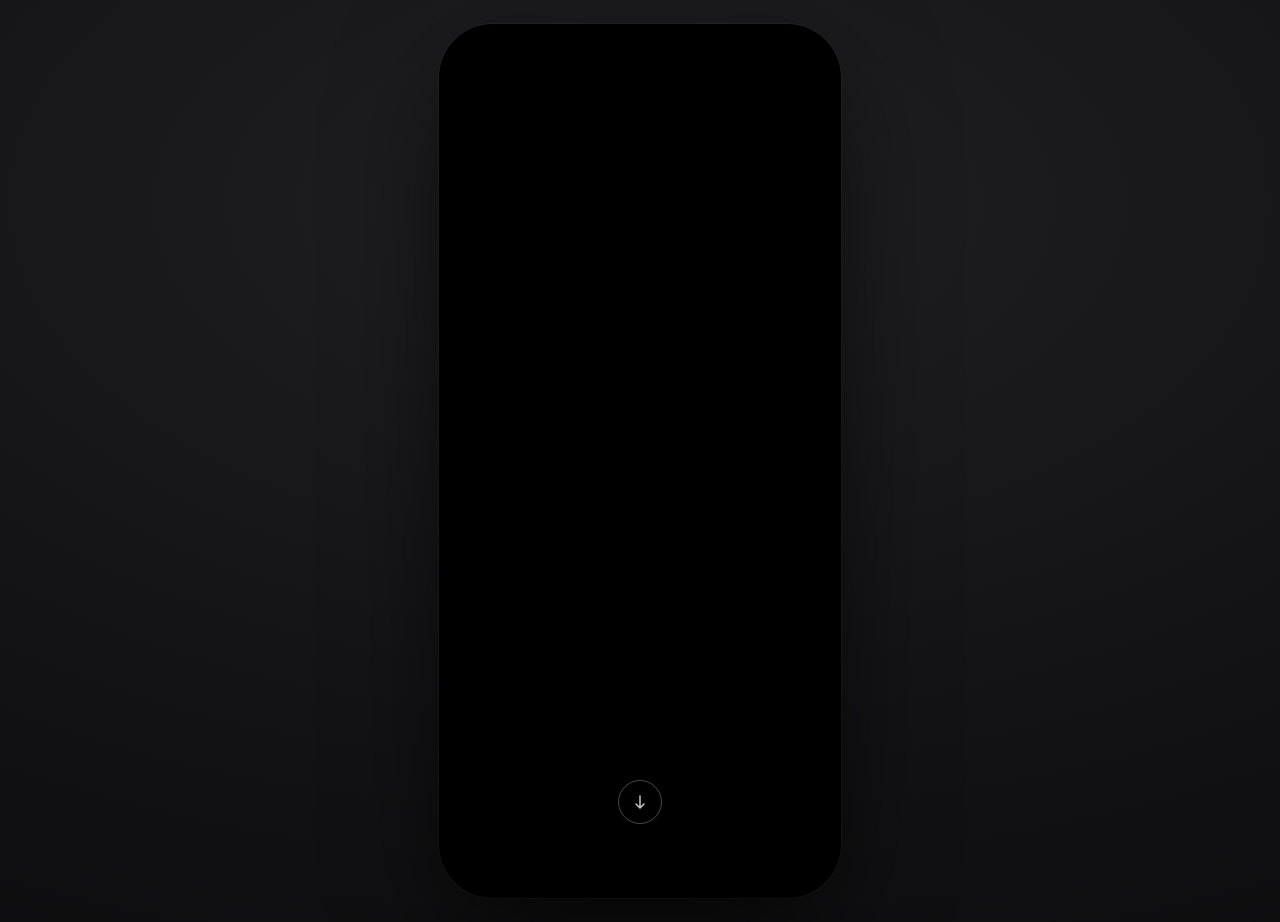
<file: mysun/index.html>
<!doctype html>
<html lang="ru" style="background:#000">
<head>
<meta charset="utf-8">
<meta name="viewport" content="width=device-width, initial-scale=1">
<title>mysun — State01</title>
<style>
@font-face{font-family:"Libertinus Serif";font-style:normal;font-weight:400;font-display:swap;src:url([data-uri]) format("woff2")}
@font-face{font-family:"Libertinus Serif";font-style:italic;font-weight:400;font-display:swap;src:url([data-uri]) format("woff2")}
  @font-face{
    font-family:"Inter";font-style:normal;font-display:swap;font-weight:100 900;
    src:url("./fonts/inter-cyrillic-wght-normal.woff2") format("woff2-variations");
    unicode-range:U+0301,U+0400-045F,U+0490-0491,U+04B0-04B1,U+2116;
  }
  @font-face{
    font-family:"Inter";font-style:normal;font-display:swap;font-weight:100 900;
    src:url("./fonts/inter-latin-wght-normal.woff2") format("woff2-variations");
    unicode-range:U+0000-00FF,U+0131,U+0152-0153,U+02BB-02BC,U+02C6,U+02DA,U+02DC,U+0304,U+0308,U+0329,U+2000-206F,U+20AC,U+2122,U+2191,U+2193,U+2212,U+2215,U+FEFF,U+FFFD;
  }
  :root{
    /* warm-amber light — clean amber → deep orange, bright pooled at bottom (per Figma) */
    --core:#FFF6E4; --c1:#FFE1A6; --c2:#FDB84F; --c3:#F58A1E; --c4:#D65A0C; --c5:#9c4207; --top:#5a2103;
    --halo:rgba(255,150,50,.45);
    --serif:"Libertinus Serif","Times New Roman",Georgia,"Iowan Old Style",serif;
    --sans:"Inter",-apple-system,BlinkMacSystemFont,"SF Pro Display","Segoe UI",system-ui,sans-serif;
  }
  *{box-sizing:border-box;margin:0;padding:0}
  .page{
    min-height:100vh;display:flex;align-items:center;justify-content:center;
    background:#0c0a09;padding:24px;
    -webkit-font-smoothing:antialiased;text-rendering:optimizeLegibility;
  }
  /* ---- phone frame : iPhone 17, 402 x 874 ---- */
  .frame{
    position:relative;width:402px;height:874px;flex:0 0 auto;
    border-radius:54px;overflow:hidden;
    background:linear-gradient(204.7deg,#130b07 0%,#26140d 100%);
    box-shadow:0 40px 120px -20px rgba(0,0,0,.8),0 0 0 1px rgba(255,255,255,.04);
    color:#fff;font-family:var(--sans);isolation:isolate;
  }
  /* subtle starfield + upper warm glow */
  .frame::before{
    content:"";position:absolute;inset:0;pointer-events:none;z-index:0;
    background:
      radial-gradient(120% 70% at 72% -8%, rgba(255,150,60,.20), rgba(255,150,60,0) 60%),
      radial-gradient(1px 1px at 18% 84%, rgba(255,255,255,.5), transparent),
      radial-gradient(1px 1px at 62% 12%, rgba(255,255,255,.35), transparent),
      radial-gradient(1.2px 1.2px at 84% 46%, rgba(255,255,255,.4), transparent),
      radial-gradient(1px 1px at 30% 30%, rgba(255,255,255,.28), transparent),
      radial-gradient(1px 1px at 46% 70%, rgba(255,255,255,.3), transparent),
      radial-gradient(1px 1px at 8% 52%, rgba(255,255,255,.22), transparent),
      radial-gradient(1.3px 1.3px at 90% 78%, rgba(255,255,255,.3), transparent),
      radial-gradient(1px 1px at 74% 62%, rgba(255,255,255,.25), transparent);
  }

  /* ---- status bar ---- */
  .statusbar{position:absolute;top:0;left:0;right:0;height:54px;z-index:5;
    display:flex;align-items:center;justify-content:space-between;
    padding:18px 32px 0;font-weight:600;font-size:16px;letter-spacing:.2px}
  .statusbar .glyphs{display:flex;align-items:center;gap:7px}
  .statusbar svg{display:block}

  /* ---- layout stage ---- */
  .stage{position:absolute;left:16px;top:66px;width:370px;height:783px;z-index:3;
    display:flex;flex-direction:column;gap:32px}
  .col{display:flex;flex-direction:column;justify-content:space-between;height:687px}

  /* header */
  .header{display:flex;flex-direction:column;gap:32px}
  .topbar{display:flex;align-items:center;justify-content:space-between}
  .gbtn{display:flex;align-items:center;justify-content:center;
    background:rgba(255,255,255,.1);border:1px solid rgba(255,255,255,.1);
    backdrop-filter:blur(5px);-webkit-backdrop-filter:blur(5px);border-radius:999px;
    cursor:pointer;transition:transform .15s ease,background .25s ease}
  .gbtn.back,.gbtn.gear{width:40px;height:40px}
  .gbtn svg{display:block}
  .wordmark{font-family:var(--serif);font-style:normal;font-size:23px;
    letter-spacing:.3px;color:#fff;line-height:1;user-select:none}
  .wordmark .wm-roman{font-style:normal}
  .wordmark .wm-italic{font-style:italic}

  /* switcher (.tabs/.tabs-track/.tab/.tab-pill) стилизуется в motion.css */
  .tab{border:none;font-family:var(--sans)}

  /* main : sphere + description */
  .main{display:flex;flex-direction:column;gap:32px;align-items:center}

  .sun-stage{position:relative;width:241px;height:241px;display:grid;place-items:center}
  .sun-halo{position:absolute;width:352px;height:352px;border-radius:50%;
    background:radial-gradient(closest-side,var(--halo),rgba(255,150,50,0) 70%);
    filter:blur(6px);z-index:0;animation:breathe 7s ease-in-out infinite}

  .sun{position:relative;width:241px;height:241px;border-radius:50%;z-index:1;
    box-shadow:0 26px 60px -12px rgba(255,110,20,.35), 0 0 0 1px rgba(255,255,255,.06)}

  /* inner living light — bright pooled toward the bottom (per Figma ellipses) */
  .sun-light{position:absolute;inset:0;border-radius:50%;overflow:hidden;
    background:radial-gradient(140% 110% at 50% 116%,
      var(--core) 0%, var(--c1) 13%, var(--c2) 27%, var(--c3) 41%,
      var(--c4) 57%, var(--c5) 79%, var(--top) 100%)}
  .plasma{position:absolute;border-radius:50%;mix-blend-mode:screen;filter:blur(16px);opacity:.75}
  .plasma.a{width:150px;height:120px;left:26%;top:54%;
    background:radial-gradient(closest-side,rgba(255,214,140,.9),transparent);
    animation:drift1 9s ease-in-out infinite}
  .plasma.b{width:120px;height:110px;left:48%;top:42%;
    background:radial-gradient(closest-side,rgba(255,120,30,.7),transparent);
    animation:drift2 11s ease-in-out infinite}

  /* rim / reflections read as glass */
  .rimlight{position:absolute;inset:0;border-radius:50%;pointer-events:none;z-index:1;
    background:
      radial-gradient(70% 34% at 50% 1%, rgba(200,222,255,.22), transparent 60%),
      radial-gradient(120% 120% at 30% 22%,rgba(255,255,255,.16),transparent 30%),
      radial-gradient(90% 90% at 80% 90%,rgba(255,190,120,.20),transparent 44%)}

  /* glass shell — fresnel edge, inner shading, bottom caustic */
  .sun-glass{position:absolute;inset:0;border-radius:50%;pointer-events:none;z-index:2;
    box-shadow:
      inset 0 0 0 1.5px rgba(255,255,255,.16),
      inset 0 1.5px 1px rgba(255,255,255,.32),
      inset 7px 9px 22px rgba(255,247,235,.24),
      inset -13px -15px 36px rgba(35,10,0,.5),
      inset 0 -7px 16px rgba(255,206,140,.28)}
  /* main glare (top-left) */
  .sun-glass::before{content:"";position:absolute;left:13%;top:7%;width:47%;height:33%;
    border-radius:50%;transform:rotate(-20deg);filter:blur(2px);
    background:radial-gradient(closest-side,rgba(255,255,255,.92),rgba(255,255,255,.15) 55%,transparent 72%)}
  /* bottom caustic focus */
  .sun-glass::after{content:"";position:absolute;left:16%;right:16%;bottom:5%;height:20%;
    border-radius:50%;filter:blur(3px);
    background:radial-gradient(closest-side,rgba(255,240,205,.9),rgba(255,214,155,.25) 55%,transparent 76%)}
  .spec{position:absolute;left:24%;top:13%;width:11px;height:11px;border-radius:50%;z-index:3;
    background:radial-gradient(closest-side,#fff,rgba(255,255,255,0));filter:blur(.4px)}
  .spec.b{left:36%;top:22%;width:6px;height:6px;opacity:.8}

  /* description */
  .desc{display:flex;flex-direction:column;gap:8px;align-items:center;text-align:center;width:100%}
  .title{font-family:var(--serif);font-style:italic;font-size:48px;line-height:48px;
    letter-spacing:-1.08px;color:#fff;display:flex;align-items:flex-start;
    justify-content:center;gap:6px}
  .title .edit{width:14px;height:14px;margin-top:4px;flex:0 0 auto}
  .subtitle{font-family:var(--sans);font-size:18px;color:rgba(255,255,255,.62)}

  /* slider */
  .sliderwrap{display:flex;flex-direction:column;gap:12px;align-items:flex-end}
  .slider{display:flex;align-items:center;justify-content:space-between;width:100%}
  .track{height:8px}
  .track.warm{width:263px;border-radius:12px 2px 2px 12px;
    background:linear-gradient(90deg,#fff 0%,#fff600 50%,#ff6200 100%)}
  .track.cool{width:91px;border-radius:2px 12px 12px 2px;
    background:linear-gradient(90deg,#00bbff 0%,#003cff 50%,#fff 100%)}
  .handle{width:8px;height:25px;border-radius:999px;background:#fff;
    box-shadow:0 2px 8px rgba(0,0,0,.4)}
  .labels{display:flex;align-items:center;justify-content:space-between;width:100%;
    font-size:16px;color:rgba(255,255,255,.55);font-variant-numeric:tabular-nums}

  /* order button */
  .order{width:100%;height:64px;border-radius:60px;
    background:rgba(255,255,255,.1);border:1px solid rgba(255,255,255,.1);
    backdrop-filter:blur(5px);-webkit-backdrop-filter:blur(5px);
    color:#fff;font-family:var(--sans);font-size:16px;font-weight:500;letter-spacing:-.4px;
    cursor:pointer;transition:transform .15s ease,background .25s ease}
  .order:hover{background:rgba(255,255,255,.14)}

  .home{position:absolute;bottom:9px;left:50%;transform:translateX(-50%);
    width:139px;height:5px;border-radius:999px;background:rgba(255,255,255,.6);z-index:6}

  @keyframes breathe{0%,100%{transform:scale(1);opacity:.85}50%{transform:scale(1.05);opacity:1}}
  @keyframes drift1{0%,100%{transform:translate(0,0)}50%{transform:translate(10px,-8px)}}
  @keyframes drift2{0%,100%{transform:translate(0,0)}50%{transform:translate(-9px,7px)}}
  @media (prefers-reduced-motion:reduce){.sun-halo,.plasma{animation:none}}
</style>
<link rel="stylesheet" href="./vendor/serega-emotional.css">
<link rel="stylesheet" href="./motion.css?v=qa2-3">
</head>
<body>
<div class="page">
  <div class="frame is-loading" role="region" aria-label="Интерактивный прототип mysun">
    <div class="scroll-track">
      <div class="scene">
    <div class="rays" aria-hidden="true"></div>

    <!-- вуаль: на время градиента полностью закрывает сцену (лого, солнце, UI) -->
    <div class="loader-veil" aria-hidden="true"></div>

    <!-- лоадер: вспышки градиентов в цветовой гамме звёзд (референс loader.mp4) -->
    <div class="loader" aria-hidden="true">
      <span class="flash flash-1"></span>
      <span class="flash flash-2"></span>
      <span class="flash flash-3"></span>
      <span class="flash flash-4"></span>
      <span class="flash flash-5"></span>
      <span class="flash flash-6"></span>
    </div>

    <div class="scroll-hint" aria-hidden="true">
      <span class="hint-inner">
        <!-- Gravity UI · arrow-down -->
        <svg class="hint-arrow" width="16" height="16" viewBox="0 0 16 16" fill="none" aria-hidden="true">
          <path fill="currentColor" fill-rule="evenodd" clip-rule="evenodd" d="M8 1.25a.75.75 0 0 1 .75.75v10.19l2.72-2.72a.75.75 0 1 1 1.06 1.06l-4 4a.75.75 0 0 1-1.06 0l-4-4a.75.75 0 1 1 1.06-1.06l2.72 2.72V2A.75.75 0 0 1 8 1.25"/>
        </svg>
      </span>
    </div>

    <!-- status bar -->
    <div class="statusbar motion-reveal">
      <span>9:41</span>
      <span class="glyphs">
        <svg width="18" height="12" viewBox="0 0 18 12" fill="none"><rect x="0" y="8" width="3" height="4" rx="1" fill="#fff"/><rect x="5" y="5.5" width="3" height="6.5" rx="1" fill="#fff"/><rect x="10" y="3" width="3" height="9" rx="1" fill="#fff"/><rect x="15" y="0" width="3" height="12" rx="1" fill="#fff"/></svg>
        <svg width="17" height="12" viewBox="0 0 17 12" fill="none"><path d="M8.5 2.2c2.7 0 5.2 1.05 7 2.75l-1.5 1.6A7.8 7.8 0 0 0 8.5 4.35 7.8 7.8 0 0 0 3 6.55L1.5 4.95A10 10 0 0 1 8.5 2.2Z" fill="#fff"/><path d="M8.5 6.1c1.55 0 3 .6 4.05 1.6l-1.55 1.62A3.6 3.6 0 0 0 8.5 8.2c-.95 0-1.83.35-2.5.9L4.45 7.7A5.85 5.85 0 0 1 8.5 6.1Z" fill="#fff"/><circle cx="8.5" cy="10.3" r="1.5" fill="#fff"/></svg>
        <svg width="27" height="13" viewBox="0 0 27 13" fill="none"><rect x="1" y="1" width="22" height="11" rx="3.2" stroke="#fff" stroke-opacity=".5" fill="none"/><rect x="2.6" y="2.6" width="17" height="7.8" rx="1.8" fill="#fff"/><path d="M25 4.5v4c.9-.35 1.4-1.1 1.4-2s-.5-1.65-1.4-2Z" fill="#fff" fill-opacity=".6"/></svg>
      </span>
    </div>

    <!-- content -->
    <div class="stage">
      <div class="col">

        <!-- header -->
        <div class="header">
          <div class="topbar">
            <!-- Плейсхолдер сохраняет центрирование вордмарка. Без иконки, фона и клика. -->
            <span class="back-spacer" aria-hidden="true"></span>
            <div class="wordmark" aria-label="SUN DOSTAVKA">
              <span class="wordmark-text"><img class="wordmark-vector" src="./assets/logo-wordmark.svg" alt="SUN DOSTAVKA"></span>
            </div>
            <!-- Кнопка визуально невидима (opacity 0), но остаётся кликабельной зоной -->
            <button class="gbtn gear gbtn-invisible" aria-label="Настройки">
              <!-- Gravity UI · gear -->
              <svg class="gicon" width="20" height="20" viewBox="0 0 16 16" fill="none" aria-hidden="true">
                <path fill="currentColor" fill-rule="evenodd" clip-rule="evenodd" d="M7.199 2H8.8a.2.2 0 0 1 .2.2c0 1.808 1.958 2.939 3.524 2.034a.2.2 0 0 1 .271.073l.802 1.388a.2.2 0 0 1-.073.272c-1.566.904-1.566 3.164 0 4.069a.2.2 0 0 1 .073.271l-.802 1.388a.2.2 0 0 1-.271.073C10.958 10.863 9 11.993 9 13.8a.2.2 0 0 1-.199.2H7.2a.2.2 0 0 1-.2-.2c0-1.808-1.958-2.938-3.524-2.034a.2.2 0 0 1-.272-.073l-.8-1.388a.2.2 0 0 1 .072-.271c1.566-.905 1.566-3.165 0-4.07a.2.2 0 0 1-.073-.27l.801-1.389a.2.2 0 0 1 .272-.072C5.042 5.138 7 4.007 7 2.199c0-.11.089-.199.199-.199M5.5 2.2c0-.94.76-1.7 1.699-1.7H8.8c.94 0 1.7.76 1.7 1.7a.85.85 0 0 0 1.274.735 1.7 1.7 0 0 1 2.32.622l.802 1.388c.469.813.19 1.851-.622 2.32a.85.85 0 0 0 0 1.472 1.7 1.7 0 0 1 .622 2.32l-.802 1.388a1.7 1.7 0 0 1-2.32.622.85.85 0 0 0-1.274.735c0 .939-.76 1.7-1.699 1.7H7.2a1.7 1.7 0 0 1-1.699-1.7.85.85 0 0 0-1.274-.735 1.7 1.7 0 0 1-2.32-.622l-.802-1.388a1.7 1.7 0 0 1 .622-2.32.85.85 0 0 0 0-1.471 1.7 1.7 0 0 1-.622-2.32l.801-1.389a1.7 1.7 0 0 1 2.32-.622A.85.85 0 0 0 5.5 2.2m4 5.8a1.5 1.5 0 1 1-3 0 1.5 1.5 0 0 1 3 0M11 8a3 3 0 1 1-6 0 3 3 0 0 1 6 0"/>
              </svg>
            </button>
          </div>

          <div class="tabs motion-reveal" aria-label="Пресеты">
            <div class="tabs-track" role="tablist">
              <span class="tab-pill" aria-hidden="true"></span>
              <button class="tab active" type="button" role="tab" aria-selected="true" data-preset="sun"><span class="tab-label">Солнце</span></button>
              <button class="tab" type="button" role="tab" aria-selected="false" tabindex="-1" data-preset="arcturus"><span class="tab-label">Арктур</span></button>
              <button class="tab" type="button" role="tab" aria-selected="false" tabindex="-1" data-preset="capella"><span class="tab-label">Капелла</span></button>
              <button class="tab" type="button" role="tab" aria-selected="false" tabindex="-1" data-preset="betelgeuse"><span class="tab-label">Бетельгейзе</span></button>
              <button class="tab" type="button" role="tab" aria-selected="false" tabindex="-1" data-preset="rigel"><span class="tab-label">Ригель</span></button>
            </div>
          </div>
        </div>

        <!-- main -->
        <div class="main">
          <div class="sun-stage">
            <div class="sun-halo"></div>
            <div class="sun" data-preset="sun" data-temperature="5800">
              <div class="refraction" aria-hidden="true"></div>
              <canvas class="metal-orb" width="512" height="512" tabindex="0" aria-label="Живое настраиваемое солнце. Перетаскивайте, чтобы повернуть"></canvas>
            </div>
          </div>

          <div class="desc motion-reveal">
            <button class="title" type="button" aria-label="Изменить имя солнца">
              <span class="title-name"><span data-title-word>My</span> <span data-title-word>unique</span> <span data-title-word>sun</span></span>
              <!-- Карандаш сплошной заливкой (в стиле -fill иконок Gravity UI), в белом круге -->
              <svg class="edit" viewBox="0 0 16 16" fill="none" aria-hidden="true"><circle cx="8" cy="8" r="8" fill="#fff"/><g transform="translate(3.6 3.6) scale(0.54)"><path fill="#111" d="M13.06 1.94a2.75 2.75 0 0 1 0 3.89L12.24 6.65 9.35 3.76l.82-.82a2.75 2.75 0 0 1 3.89 0Z"/><path fill="#111" d="m8.29 4.82 2.89 2.89-6.32 6.32a1.6 1.6 0 0 1-.76.42l-2.62.64a.6.6 0 0 1-.73-.73l.64-2.62a1.6 1.6 0 0 1 .42-.76z"/></g></svg>
            </button>
            <label class="sr-only" for="sun-name-editor">Имя солнца</label>
            <input class="title-editor" id="sun-name-editor" type="text" maxlength="24" autocomplete="off" aria-hidden="true">
            <div class="subtitle"><span class="subtitle-line is-hidden">Ровное и ясное</span></div>
          </div>
        </div>

        <!-- slider -->
        <div class="sliderwrap motion-reveal">
          <div class="slider">
            <output class="size-readout" for=""><span class="size-readout-in">30 см</span></output>
            <div class="handle"></div>
            <input class="temp-input" type="range" min="0" max="100" step="1" value="50" aria-label="Нагрев звезды">
          </div>
          <div class="labels">
            <span data-ui-label>Тлеет</span>
            <span data-ui-label>Пылает</span>
          </div>
        </div>

      </div>

      <button class="order motion-reveal" type="button">Заказать своё солнце</button>
    </div>

    <div class="home motion-reveal"></div>
    <div class="order-transition" aria-hidden="true"></div>
    <section class="settings-panel" role="dialog" aria-modal="false" aria-labelledby="orb-settings-title" aria-hidden="true">
      <div class="settings-header">
        <button class="settings-action settings-reset" type="button">Сбросить</button>
        <h2 id="orb-settings-title">Настройки орба</h2>
        <button class="settings-action settings-done" type="button">Готово</button>
      </div>
      <div class="settings-scroll">
        <label class="settings-picker-wrap">
          <span>Параметр</span>
          <select class="settings-picker" aria-label="Выберите параметр сферы"></select>
        </label>

        <section class="settings-group" aria-labelledby="shape-settings-title">
          <h3 id="shape-settings-title">Форма</h3>

          <label class="settings-control">
            <span class="settings-control-head"><strong>Радиус</strong><output data-output-for="radius">0.66</output></span>
            <input type="range" min="0.3" max="0.78" step="0.01" value="0.66" data-orb-param="radius" aria-label="Радиус">
            <span class="settings-help">Размер звезды в кадре.</span>
          </label>

          <label class="settings-control">
            <span class="settings-control-head"><strong>Деформация</strong><output data-output-for="wobble">0.06</output></span>
            <input type="range" min="0" max="0.3" step="0.005" value="0.06" data-orb-param="wobble" aria-label="Деформация">
            <span class="settings-help">Насколько силуэт отходит от идеального круга.</span>
          </label>

          <label class="settings-control">
            <span class="settings-control-head"><strong>Мягкий край</strong><output data-output-for="edgeSoft">0.03</output></span>
            <input type="range" min="0.005" max="0.2" step="0.005" value="0.03" data-orb-param="edgeSoft" aria-label="Мягкий край">
            <span class="settings-help">Размытость границы стекла.</span>
          </label>
        </section>

        <section class="settings-group" aria-labelledby="flow-settings-title">
          <h3 id="flow-settings-title">Поток света</h3>

          <label class="settings-control">
            <span class="settings-control-head"><strong>Масштаб потока</strong><output data-output-for="flowScale">1.50</output></span>
            <input type="range" min="0.4" max="4" step="0.01" value="1.5" data-orb-param="flowScale" aria-label="Масштаб потока">
            <span class="settings-help">Крупность световых пятен внутри. Меньше — шире мазки.</span>
          </label>

          <label class="settings-control">
            <span class="settings-control-head"><strong>Скорость потока</strong><output data-output-for="flowSpeed">1.00</output></span>
            <input type="range" min="0" max="3" step="0.01" value="1" data-orb-param="flowSpeed" aria-label="Скорость потока">
            <span class="settings-help">Как быстро перетекает свет внутри звезды.</span>
          </label>

          <label class="settings-control">
            <span class="settings-control-head"><strong>Завихрение</strong><output data-output-for="warp">0.55</output></span>
            <input type="range" min="0" max="1.6" step="0.01" value="0.55" data-orb-param="warp" aria-label="Завихрение">
            <span class="settings-help">Изогнутость потоков — главный регулятор «жидкости».</span>
          </label>

          <label class="settings-control">
            <span class="settings-control-head"><strong>Контраст</strong><output data-output-for="contrast">1.50</output></span>
            <input type="range" min="0.3" max="3.5" step="0.01" value="1.5" data-orb-param="contrast" aria-label="Контраст">
            <span class="settings-help">Разница между тенью и раскалённым центром.</span>
          </label>

          <label class="settings-control">
            <span class="settings-control-head"><strong>Подсветка</strong><output data-output-for="lift">0.10</output></span>
            <input type="range" min="-0.4" max="0.7" step="0.01" value="0.1" data-orb-param="lift" aria-label="Подсветка">
            <span class="settings-help">Сдвиг всей гаммы к светлым тонам.</span>
          </label>
        </section>

        <section class="settings-group" aria-labelledby="glass-settings-title">
          <h3 id="glass-settings-title">Стекло</h3>

          <label class="settings-control">
            <span class="settings-control-head"><strong>Ширина ободка</strong><output data-output-for="rimWidth">9.00</output></span>
            <input type="range" min="2" max="26" step="0.1" value="9" data-orb-param="rimWidth" aria-label="Ширина ободка">
            <span class="settings-help">Больше — тоньше светящийся кант по краю.</span>
          </label>

          <label class="settings-control">
            <span class="settings-control-head"><strong>Яркость ободка</strong><output data-output-for="rimGain">0.55</output></span>
            <input type="range" min="0" max="2.5" step="0.01" value="0.55" data-orb-param="rimGain" aria-label="Яркость ободка">
            <span class="settings-help">Сила свечения стеклянного канта.</span>
          </label>

          <label class="settings-control">
            <span class="settings-control-head"><strong>Блик</strong><output data-output-for="specGain">0.50</output></span>
            <input type="range" min="0" max="2" step="0.01" value="0.5" data-orb-param="specGain" aria-label="Блик">
            <span class="settings-help">Яркость зеркального блика на поверхности.</span>
          </label>

          <label class="settings-control">
            <span class="settings-control-head"><strong>Резкость блика</strong><output data-output-for="specTight">26.00</output></span>
            <input type="range" min="4" max="80" step="0.5" value="26" data-orb-param="specTight" aria-label="Резкость блика">
            <span class="settings-help">Больше — меньше и острее блик.</span>
          </label>
        </section>

        <section class="settings-group" aria-labelledby="glow-settings-title">
          <h3 id="glow-settings-title">Свечение</h3>

          <label class="settings-control">
            <span class="settings-control-head"><strong>Ореол</strong><output data-output-for="glowGain">0.70</output></span>
            <input type="range" min="0" max="2.5" step="0.01" value="0.7" data-orb-param="glowGain" aria-label="Ореол">
            <span class="settings-help">Яркость свечения вокруг звезды.</span>
          </label>

          <label class="settings-control">
            <span class="settings-control-head"><strong>Спад ореола</strong><output data-output-for="glowFalloff">6.50</output></span>
            <input type="range" min="2" max="18" step="0.1" value="6.5" data-orb-param="glowFalloff" aria-label="Спад ореола">
            <span class="settings-help">Как далеко расходится свет от оболочки.</span>
          </label>

          <label class="settings-control">
            <span class="settings-control-head"><strong>Сила bloom</strong><output data-output-for="bloomStrength">0.70</output></span>
            <input type="range" min="0" max="1.6" step="0.01" value="0.7" data-orb-param="bloomStrength" aria-label="Сила bloom">
            <span class="settings-help">Мягкое расплывание света в постобработке.</span>
          </label>

          <label class="settings-control">
            <span class="settings-control-head"><strong>Радиус bloom</strong><output data-output-for="bloomRadius">1.60</output></span>
            <input type="range" min="0.25" max="3.5" step="0.05" value="1.6" data-orb-param="bloomRadius" aria-label="Радиус bloom">
            <span class="settings-help">Ширина свечения без размытия самой сферы.</span>
          </label>

          <label class="settings-control">
            <span class="settings-control-head"><strong>Порог bloom</strong><output data-output-for="bloomThreshold">0.42</output></span>
            <input type="range" min="0.05" max="0.9" step="0.01" value="0.42" data-orb-param="bloomThreshold" aria-label="Порог bloom">
            <span class="settings-help">Какие по яркости области начинают светиться наружу.</span>
          </label>
        </section>

        <section class="settings-group" aria-labelledby="global-settings-title">
          <h3 id="global-settings-title">Общее</h3>

          <label class="settings-control">
            <span class="settings-control-head"><strong>Скорость анимации</strong><output data-output-for="motion">1.00</output></span>
            <input type="range" min="0" max="3" step="0.01" value="1" data-orb-param="motion" aria-label="Скорость анимации">
            <span class="settings-help">Общий темп всего движения звезды.</span>
          </label>

          <label class="settings-control">
            <span class="settings-control-head"><strong>Экспозиция</strong><output data-output-for="exposure">1.50</output></span>
            <input type="range" min="0.4" max="3.2" step="0.01" value="1.5" data-orb-param="exposure" aria-label="Экспозиция">
            <span class="settings-help">Общая яркость до bloom.</span>
          </label>

          <label class="settings-control">
            <span class="settings-control-head"><strong>Насыщенность</strong><output data-output-for="saturation">1.20</output></span>
            <input type="range" min="0.4" max="2.2" step="0.01" value="1.2" data-orb-param="saturation" aria-label="Насыщенность">
            <span class="settings-help">Интенсивность цвета без изменения температуры.</span>
          </label>

          <label class="settings-control">
            <span class="settings-control-head"><strong>Чёткость</strong><output data-output-for="sharpness">8.5</output></span>
            <input type="range" min="0.35" max="1" step="0.01" value="0.85" data-orb-param="sharpness" aria-label="Чёткость">
            <span class="settings-help">Разрешение рендера и нагрузка на GPU.</span>
          </label>
        </section>

        <label class="settings-color">
          <span><strong>Цвет ядра</strong><small>Меняется также шкалой температуры.</small></span>
          <span class="color-wheel"><input type="color" value="#ffd9a8" data-orb-param="color" aria-label="Цвет ядра"></span>
        </label>

        <button class="rotation-reset" type="button">Сбросить поворот сферы</button>
      </div>
    </section>
      </div>
    </div>
  </div>
</div>
<script type="module">
  // Библиотека скилла serega-emotional подключается как есть (ES-модуль),
  // отложенно — motion.js вызывает её уже по событиям, после загрузки.
  import { seregaEmotional } from "./vendor/serega-emotional.js";
  window.seregaEmotional = seregaEmotional;
  window.dispatchEvent(new Event("serega:ready"));
</script>
<script src="./motion.js?v=qa2-3"></script>
<script src="./orb.js?v=qa2-3"></script>
<script src="./settings.js?v=qa2-3"></script>
</body>
</html>
</file>
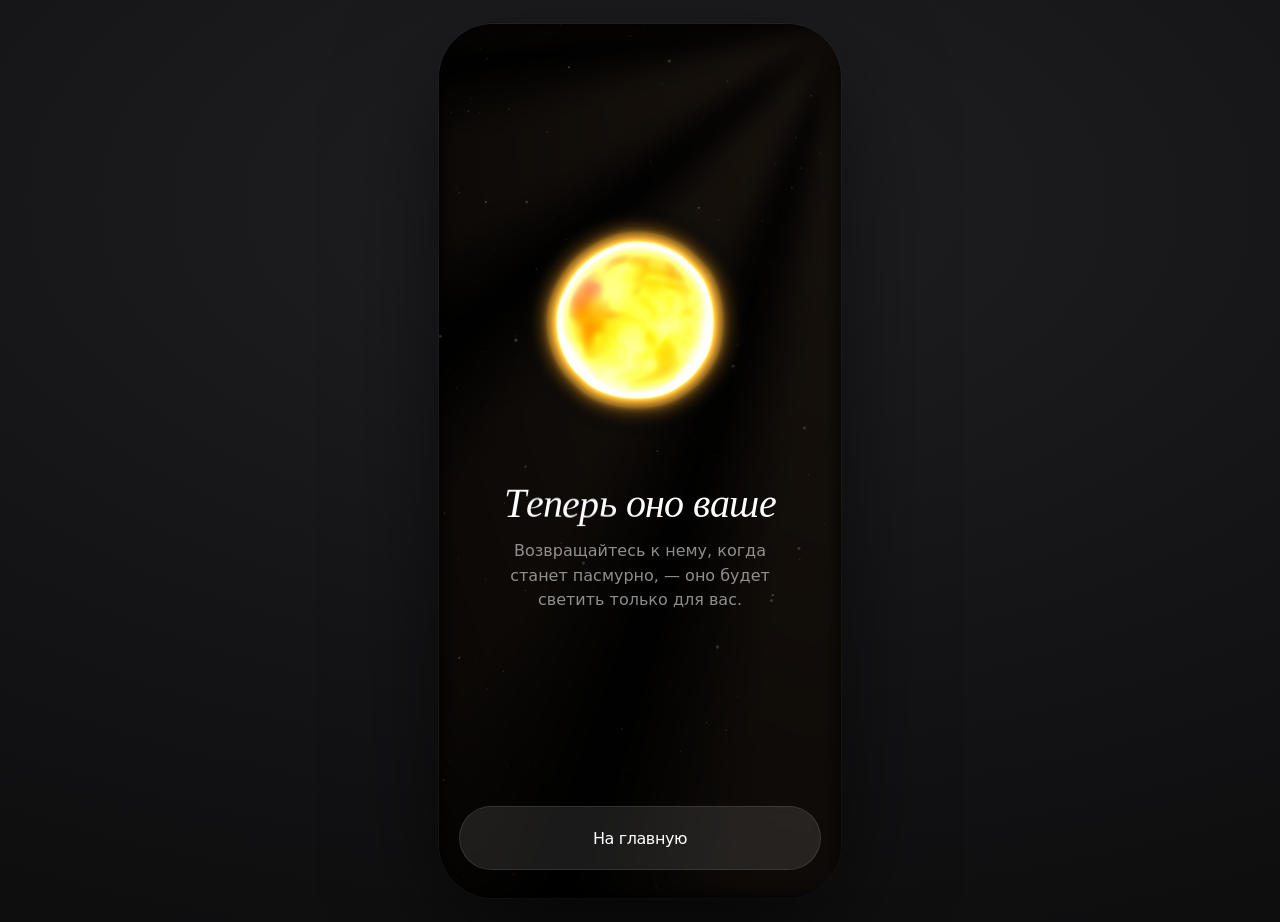
<file: mysun/ready.html>
<!doctype html>
<html lang="ru" style="background:#000">
<head>
<meta charset="utf-8">
<meta name="viewport" content="width=device-width, initial-scale=1">
<title>mysun — Солнце теперь ваше</title>
<style>
@font-face{font-family:"Libertinus Serif";font-style:normal;font-weight:400;font-display:swap;src:url([data-uri]) format("woff2")}
@font-face{font-family:"Libertinus Serif";font-style:italic;font-weight:400;font-display:swap;src:url([data-uri]) format("woff2")}
  :root{
    --core:#FFF6E4; --c1:#FFE1A6; --c2:#FDB84F; --c3:#F58A1E; --c4:#D65A0C; --c5:#9c4207; --top:#5a2103;
    --halo:rgba(255,150,50,.5);
    --serif:"Libertinus Serif","Times New Roman",Georgia,serif;
    --sans:-apple-system,BlinkMacSystemFont,"SF Pro Display","Segoe UI",system-ui,sans-serif;
    --glass:rgba(255,255,255,.1); --glassbd:rgba(255,255,255,.1); --muted:rgba(255,255,255,.4);
  }
  *{box-sizing:border-box;margin:0;padding:0}
  /* подложка один в один с экраном интерфейса (motion.css → .page) */
  .page{min-height:100vh;display:flex;align-items:center;justify-content:center;background:radial-gradient(130% 100% at 50% 22%, #202024 0%, #141416 52%, #0b0b0c 100%);padding:24px;-webkit-font-smoothing:antialiased}
  .frame{position:relative;width:402px;height:874px;flex:0 0 auto;border-radius:54px;overflow:hidden;
    background:#000;color:#fff;font-family:var(--sans);
    box-shadow:0 40px 120px -20px rgba(0,0,0,.8),0 0 0 1px rgba(255,255,255,.04);isolation:isolate;
    animation:frame-fade-in 480ms ease both}
  @keyframes frame-fade-in{from{opacity:0}to{opacity:1}}
  @media(prefers-reduced-motion:reduce){.frame{animation:none}}
  .frame::before{content:"";position:absolute;inset:0;pointer-events:none;z-index:0;
    background:url("./assets/figma-bg-stars.svg") center / 100% 100% no-repeat}

  .screen{position:absolute;inset:0;z-index:3;display:flex;flex-direction:column}
  .sbar{height:54px;display:flex;align-items:center;justify-content:space-between;padding:18px 32px 0;font-weight:600;font-size:16px;flex:0 0 auto}
  .sbar .g{display:flex;align-items:center;gap:7px}

  .stage{flex:1;display:flex;flex-direction:column;align-items:center;justify-content:center;gap:14px;padding:0 34px;text-align:center}

  /* Солнце финала — тот же WebGL-орб, что и в редакторе (orb.js) */
  .orb-box{position:relative;width:248px;height:248px;flex:0 0 auto;margin-bottom:20px;animation:float 7s ease-in-out infinite}
  .sun{position:relative;width:241px;height:241px;border-radius:50%}
  .metal-orb{position:relative;z-index:1;display:block;width:100%;height:100%;touch-action:none;user-select:none;outline:none}
  /* Fallback без WebGL — мягкая сфера в цвете выбранной температуры */
  .orb-fallback::after{content:"";position:absolute;inset:0;border-radius:50%;
    background:
      radial-gradient(80% 70% at 68% 76%,#fff,transparent 36%),
      radial-gradient(circle at 38% 30%,rgb(var(--bb-rgb,255 140 26)),#5a2103 78%)}

  .eyebrow{font-size:13px;letter-spacing:2.5px;text-transform:uppercase;color:var(--muted)}
  .h1{font-family:var(--serif);font-style:italic;font-size:40px;line-height:1.05;letter-spacing:-.6px;text-wrap:balance}
  .sub{font-size:16px;line-height:1.55;color:rgba(255,255,255,.55);max-width:300px;text-wrap:pretty}

  .foot{flex:0 0 auto;padding:16px 20px 28px;display:flex;flex-direction:column;gap:10px}
  .btn{height:64px;border-radius:60px;background:var(--glass);border:1px solid var(--glassbd);backdrop-filter:blur(5px);
    color:#fff;text-decoration:none;font-size:16px;font-weight:510;letter-spacing:-.4px;display:flex;align-items:center;justify-content:center;
    cursor:pointer;transition:transform .15s ease,background .25s ease}
  /* make-interfaces-feel-better: явные свойства, scale .96 на нажатии */
  .btn{transition-property:transform,opacity,filter,background-color;transition-duration:150ms;transition-timing-function:cubic-bezier(.2,0,0,1)}
  .btn:hover{background:rgba(255,255,255,.16)}
  .btn:active{transform:scale(.96);opacity:.92;filter:blur(.4px)}
  @media(prefers-reduced-motion:reduce){.btn:active{transform:none;filter:none}}
  .link{height:40px;display:flex;align-items:center;justify-content:center;color:var(--muted);font-size:14px;cursor:pointer;gap:7px}

  .home{position:absolute;bottom:9px;left:50%;transform:translateX(-50%);width:139px;height:5px;border-radius:999px;background:rgba(255,255,255,.6);z-index:6}

  @keyframes breathe{0%,100%{transform:translate(-50%,-50%) scale(1);opacity:.85}50%{transform:translate(-50%,-50%) scale(1.06);opacity:1}}
  @keyframes float{0%,100%{transform:translateY(0)}50%{transform:translateY(-12px)}}
  @keyframes d1{0%,100%{transform:translate(0,0)}50%{transform:translate(10px,-8px)}}
  @keyframes d2{0%,100%{transform:translate(0,0)}50%{transform:translate(-9px,7px)}}
  @media(prefers-reduced-motion:reduce){.halo,.orb .pl,.orb-box{animation:none}}
  /* Living light rays — same system as the editor; colour follows the star */
  .rays{position:absolute;inset:0;z-index:1;pointer-events:none;overflow:hidden;mix-blend-mode:screen;--ray-rgb:255 190 130}
  @property --ray-angle{syntax:"<angle>";inherits:false;initial-value:0deg}
  .rays::before{content:"";position:absolute;inset:0;
    background:repeating-conic-gradient(from var(--ray-angle) at 100% 0%,rgb(var(--ray-rgb)/0) 0deg,rgb(var(--ray-rgb)/.09) 11deg,rgb(var(--ray-rgb)/.09) 22deg,rgb(var(--ray-rgb)/0) 33deg);
    -webkit-mask-image:radial-gradient(150% 150% at 100% 0%,#000 6%,rgb(0 0 0/.78) 42%,rgb(0 0 0/.45) 82%,transparent 122%);
    mask-image:radial-gradient(150% 150% at 100% 0%,#000 6%,rgb(0 0 0/.78) 42%,rgb(0 0 0/.45) 82%,transparent 122%);
    filter:blur(10px);animation:rays-drift 44s ease-in-out infinite alternate,rays-breathe 13s ease-in-out infinite;will-change:opacity}
  @keyframes rays-drift{from{--ray-angle:-5deg}to{--ray-angle:6deg}}
  @keyframes rays-breathe{0%,100%{opacity:.42}50%{opacity:.7}}
  @media(prefers-reduced-motion:reduce){.rays::before{animation:none}}
  /* Заголовок появляется посимвольно (skill serega-emotional) */
  .h1-line{display:inline-block}
</style>
<link rel="stylesheet" href="./vendor/serega-emotional.css">
</head>
<body>
<div class="page">
  <div class="frame"><div class="rays" aria-hidden="true"></div><div class="screen">
    <div class="stage">
      <div class="orb-box">
        <div class="sun">
          <canvas class="metal-orb" width="512" height="512" aria-label="Ваше солнце"></canvas>
        </div>
      </div>
      <div class="h1"><span class="h1-line">Теперь оно ваше</span></div>
      <div class="sub">Возвращайтесь к нему, когда станет пасмурно, — оно будет светить только для вас.</div>
    </div>

    <div class="foot">
      <a class="btn" href="./index.html">На главную</a>
    </div>
  </div></div>
</div>

<script src="./orb.js?v=qa2-3"></script>
<script>
  // Восстанавливаем ровно то солнце, что игрок настроил в редакторе.
  (function () {
    var raw;
    try { raw = window.sessionStorage.getItem("mysun:order"); } catch (e) { raw = null; }
    if (!raw || !window.mysunOrb) return;
    var data;
    try { data = JSON.parse(raw); } catch (e) { return; }
    var s = data && data.orb;
    if (!s) return;

    var sun = document.querySelector(".sun");
    if (sun && typeof s.color === "string") {
      // цвет фолбэка на случай отсутствия WebGL
      var hex = s.color.replace("#", "");
      var rgb = [0, 2, 4].map(function (i) { return parseInt(hex.slice(i, i + 2), 16); });
      sun.style.setProperty("--bb-rgb", rgb.join(" "));
      var raysEl = document.querySelector(".rays");
      if (raysEl) {
        raysEl.style.setProperty("--ray-rgb", rgb.join(" "));
      }
    }

    // Цветовая гамма выбранной звезды
    if (s.ramp) {
      window.mysunOrb.setRamp(s.ramp);
    }

    Object.keys(s).forEach(function (key) {
      if (key === "rotationX" || key === "rotationY" || key === "ramp") return;
      window.mysunOrb.setParam(key, s[key]);
    });
    if (s.rotationX || s.rotationY) {
      window.mysunOrb.rotateBy(s.rotationX || 0, s.rotationY || 0);
    }
  })();
</script>
<script type="module">
  // Заголовок финала — посимвольное появление из скилла serega-emotional.
  import { seregaEmotional } from "./vendor/serega-emotional.js";
  const line = document.querySelector(".h1-line");
  if (line) {
    seregaEmotional(line);
  }
</script>
</body>
</html>
</file>
<file: mysun/vendor/serega-emotional.css>
.serega-emotional {
    display: inline-block;
}

.serega-emotional__word {
    display: inline-block;
    white-space: nowrap;
}

.serega-emotional__unit {
    display: inline-block;
    transform-origin: 50% 55%;
    white-space: pre;
    will-change: opacity, filter, transform;
}

@media (prefers-reduced-motion: reduce) {
    .serega-emotional__unit {
        will-change: auto;
    }
}
</file>
<file: mysun/motion.css>
:root {
  --motion-ease: cubic-bezier(.2, 0, 0, 1);
  --motion-fast: 150ms;
  --motion-medium: 300ms;
  --scroll-length: 3496px;
  --glass-progress: 1;
  --light-progress: 1;
  --bb-rgb: 255 225 166;
  --slider-x: 144.8px;
}

.frame {
  overflow-x: hidden;
  overflow-y: auto;
  overscroll-behavior: contain;
  scrollbar-width: none;
  background: #000;
}

.frame::-webkit-scrollbar {
  display: none;
}

.frame.settings-open {
  overflow: hidden;
}

.scroll-track {
  position: relative;
  height: var(--scroll-length);
}

.scene {
  position: sticky;
  inset-block-start: 0;
  width: 100%;
  height: 874px;
  overflow: hidden;
  isolation: isolate;
  background: #000;
}

.scene::before {
  content: "";
  position: absolute;
  inset: 0;
  z-index: 0;
  pointer-events: none;
  background: url("./assets/figma-bg-stars.svg") center / 100% 100% no-repeat;
}

.scene::after {
  content: none;
}

/* --- Living light rays (behind the orb; colour follows the chosen star) --- */
.rays {
  position: absolute;
  inset: 0;
  z-index: 0;
  pointer-events: none;
  opacity: 0;
  overflow: hidden;
  mix-blend-mode: screen;
  --ray-rgb: 255 190 130;
  transition: opacity var(--motion-medium) var(--motion-ease);
}

@property --ray-angle {
  syntax: "<angle>";
  inherits: false;
  initial-value: 0deg;
}

.rays::before {
  content: "";
  position: absolute;
  inset: 0;
  /* Few, large beams — ~3 wide light shafts across the visible quadrant */
  background: repeating-conic-gradient(
    from var(--ray-angle) at 100% 0%,
    rgb(var(--ray-rgb) / 0) 0deg,
    rgb(var(--ray-rgb) / .09) 11deg,
    rgb(var(--ray-rgb) / .09) 22deg,
    rgb(var(--ray-rgb) / 0) 33deg
  );
  /* Long reach — beams stay visible right down to the bottom-left corner */
  -webkit-mask-image: radial-gradient(150% 150% at 100% 0%, #000 6%, rgb(0 0 0 / .78) 42%, rgb(0 0 0 / .45) 82%, transparent 122%);
  mask-image: radial-gradient(150% 150% at 100% 0%, #000 6%, rgb(0 0 0 / .78) 42%, rgb(0 0 0 / .45) 82%, transparent 122%);
  filter: blur(10px);
  /* Drift the beam angle (not the element) — corner stays anchored, no gaps */
  animation:
    rays-drift 44s ease-in-out infinite alternate,
    rays-breathe 13s ease-in-out infinite;
  will-change: opacity;
}

@keyframes rays-drift {
  from { --ray-angle: -5deg; }
  to { --ray-angle: 6deg; }
}

@keyframes rays-breathe {
  0%, 100% { opacity: .42; }
  50% { opacity: .7; }
}

@media (prefers-reduced-motion: reduce) {
  .rays::before { animation: none; }
}

.frame::before {
  content: none;
}

.page {
  /* Графитовая студийная подложка — чёрный фрейм телефона читается силуэтом */
  background: radial-gradient(130% 100% at 50% 22%, #202024 0%, #141416 52%, #0b0b0c 100%);
}

.statusbar,
.home {
  display: none;
}

.intro-bloom {
  position: absolute;
  z-index: 1;
  inset-inline-start: 50%;
  inset-block-start: 50%;
  width: 330px;
  height: 330px;
  border-radius: 50%;
  pointer-events: none;
  transform: translate3d(-50%, -50%, 0);
  filter: blur(12px);
  will-change: transform, opacity, filter;
}

.intro-bloom::before {
  content: "";
  position: absolute;
  inset: 0;
  border-radius: inherit;
  background: radial-gradient(
    closest-side,
    rgba(255, 173, 92, .42),
    rgba(240, 94, 20, .15) 44%,
    rgba(112, 36, 10, 0) 75%
  );
  animation: intro-breathe 7s ease-in-out infinite;
}

.scroll-hint {
  position: absolute;
  z-index: 7;
  inset-inline-start: 50%;
  inset-block-end: 58px;
  display: grid;
  min-width: 44px;
  min-height: 44px;
  place-items: center;
  border: 0;
  color: rgba(255, 255, 255, .64);
  background: transparent;
  font: 400 12px/1 var(--sans);
  pointer-events: none;
  transform: translate3d(-50%, 0, 0);
  transition:
    color var(--motion-fast) var(--motion-ease),
    transform var(--motion-fast) var(--motion-ease);
}

.scroll-hint::after {
  content: "↓";
  font-size: 20px;
}

.scroll-hint:hover {
  color: #fff;
}

.scroll-hint:active {
  transform: translate3d(-50%, 0, 0) scale(.96);
}

.scroll-hint:focus-visible,
.tab:focus-visible,
.gbtn:focus-visible,
.order:focus-visible,
.title:focus-visible,
.temp-input:focus-visible,
.metal-orb:focus-visible {
  outline: 2px solid rgba(255, 255, 255, .9);
  outline-offset: 3px;
}

.gbtn,
.tab {
  position: relative;
}

.gbtn svg {
  display: none;
}

.gbtn-icon {
  position: absolute;
  inset: 50% auto auto 50%;
  z-index: 1;
  display: block;
  pointer-events: none;
  width: 20px;
  height: 20px;
  transform: translate3d(-50%, -50%, 0);
}

.gbtn-icon-back {
  width: 12px;
  height: 17px;
  transform: translate3d(-50%, -50%, 0) rotate(90deg);
}

.gbtn::after {
  content: "";
  position: absolute;
  inset: -2px;
  z-index: 2;
}

.tab::after {
  content: "";
  position: absolute;
  inset-block: -6px;
  inset-inline: 0;
}

.wordmark {
  position: relative;
  display: inline-block;
  transform-origin: center;
  white-space: nowrap;
  will-change: transform;
}

.wordmark-text {
  display: inline-block;
  will-change: transform, opacity, filter;
}

.sun-stage {
  will-change: transform, opacity, filter;
}

.sun {
  overflow: visible;
  background: none;
  box-shadow: none;
  will-change: transform, opacity, filter;
}

.sun::after {
  content: none;
}

.metal-orb {
  position: relative;
  z-index: 1;
  display: block;
  width: 100%;
  height: 100%;
  opacity: var(--light-progress);
  cursor: grab;
  touch-action: none;
  user-select: none;
  will-change: opacity;
}

.sun.is-user-rotating .metal-orb {
  cursor: grabbing;
}

.metal-orb.is-pointer-focused:focus-visible {
  outline-color: transparent;
}

.sun-halo {
  display: none;
}

.orb-fallback::after {
  content: "";
  position: absolute;
  inset: 0;
  border-radius: 50%;
  background:
    radial-gradient(80% 70% at 68% 76%, #fff, transparent 36%),
    radial-gradient(circle at 38% 30%, rgb(var(--bb-rgb)), #5a2103 78%);
}

.refraction {
  display: none;
}

.title {
  border: 0;
  background: transparent;
  cursor: text;
  font-weight: 400;
  transition:
    opacity var(--motion-fast) var(--motion-ease),
    transform var(--motion-fast) var(--motion-ease);
}

.title [data-title-word] {
  display: inline-block;
  font-weight: 400;
  will-change: transform, opacity, filter;
}

.tab-label,
[data-ui-label] {
  display: inline-block;
  will-change: transform, opacity, filter;
}

/* Подпись состояния. Появление — посимвольное, из скилла serega-emotional.
   Уход скилл не описывает («Exit: none»), он добавлен по прямой просьбе:
   мягче и короче входа, как требует make-interfaces-feel-better. */
.subtitle-line {
  display: inline-block;
  transition:
    opacity 150ms var(--motion-ease),
    transform 150ms var(--motion-ease),
    filter 150ms var(--motion-ease);
}

.subtitle-line.is-hidden {
  opacity: 0;
  transform: translate3d(0, -6px, 0);
  filter: blur(4px);
}

.title:active {
  transform: scale(.96);
}

.title-editor {
  display: none;
  width: 100%;
  height: 48px;
  border: 0;
  outline: 0;
  border-radius: 12px;
  padding-inline: 12px;
  color: #fff;
  /* без стеклянной подложки — только текст и мигающая каретка */
  background: transparent;
  caret-color: #fff;
  font: italic 48px/48px var(--serif);
  letter-spacing: -1.08px;
  text-align: center;
  text-transform: none;
}

.title-editor:focus {
  outline: 0;
}

/* только каретка, без подсветки выделения (просьба пользователя) */
.title-editor::selection {
  background: transparent;
}

.title-editor.is-editing {
  display: block;
}

.desc.is-editing .title {
  display: none;
}

.temp-input {
  position: absolute;
  inset: 50% 0 auto;
  z-index: 4;
  width: 100%;
  height: 44px;
  margin: 0;
  cursor: ew-resize;
  opacity: .001;
  transform: translateY(-50%);
}

/* Место сверху под пилюлю со значением */
.sliderwrap {
  padding-block-start: 26px;
}

/* --- Шкала нагрева: линейка из штрихов (реф artifacts/slider.mp4) ---
   Штрихи идут от края до края, значение — в пилюле над риской,
   подписи «Тлеет / Пылает» вынесены ниже линейки. */
.slider {
  position: relative;
  display: block;
  height: 44px; /* touch target ≥ 44px; сами штрихи ниже и отцентрованы */
  touch-action: none;
}

/* Неактивные штрихи */
.slider::before {
  content: "";
  position: absolute;
  inset-inline: 0;
  inset-block-start: 50%;
  height: 18px;
  transform: translateY(-50%);
  background-image: repeating-linear-gradient(
    90deg,
    rgba(255, 255, 255, .22) 0 1.5px,
    transparent 1.5px 9px
  );
}

/* Пройденная часть — в цвете выбранной звезды, разгорается к риске */
.slider::after {
  content: "";
  position: absolute;
  inset-inline-start: 0;
  inset-block-start: 50%;
  width: var(--slider-fill, 50%);
  height: 18px;
  transform: translateY(-50%);
  background-image: repeating-linear-gradient(
    90deg,
    rgb(var(--accent-rgb, var(--bb-rgb))) 0 1.5px,
    transparent 1.5px 9px
  );
  -webkit-mask-image: linear-gradient(90deg, rgb(0 0 0 / .22), #000 72%);
  mask-image: linear-gradient(90deg, rgb(0 0 0 / .22), #000 72%);
}

/* Риска */
.handle {
  position: absolute;
  z-index: 3;
  inset-inline-start: 0;
  inset-block-start: 50%;
  width: 3px;
  height: 28px;
  border-radius: 999px;
  background: rgb(var(--accent-rgb, var(--bb-rgb)));
  box-shadow: 0 0 14px rgb(var(--accent-rgb, var(--bb-rgb)) / .85);
  transform: translate3d(var(--slider-x), -50%, 0);
  will-change: transform;
  transition:
    transform var(--motion-medium) var(--motion-ease),
    background-color var(--motion-fast) var(--motion-ease),
    height var(--motion-fast) var(--motion-ease);
}

/* Диаметр — то, что человек реально заказывает: пилюля над риской */
.size-readout {
  position: absolute;
  z-index: 4;
  inset-block-end: calc(100% - 4px);
  inset-inline-start: 0;
  pointer-events: none;
  transform: translate3d(var(--readout-x, 0), 0, 0);
  will-change: transform;
  transition:
    transform var(--motion-medium) var(--motion-ease),
    background-color var(--motion-fast) var(--motion-ease);
}

/* Пилюля появляется только на взаимодействии: opacity + scale + blur */
.size-readout-in {
  display: block;
  padding: 3px 9px;
  border-radius: 999px;
  background: rgb(var(--accent-rgb, var(--bb-rgb)));
  color: #1b1206;
  font-size: 13px;
  font-weight: 600;
  letter-spacing: -.2px;
  line-height: 1.25;
  white-space: nowrap;
  font-variant-numeric: tabular-nums;
  opacity: 0;
  transform: translate3d(0, 5px, 0) scale(.86);
  filter: blur(4px);
  will-change: transform, opacity, filter;
  /* уход короче входа */
  transition:
    opacity 150ms var(--motion-ease),
    transform 150ms var(--motion-ease),
    filter 150ms var(--motion-ease);
}

.slider.is-active .size-readout-in {
  opacity: 1;
  transform: translate3d(0, 0, 0) scale(1);
  filter: blur(0);
  /* Появление с отскоком — по прямой просьбе пользователя.
     Скилл по умолчанию требует bounce 0, поэтому отскок только на входе;
     уход остаётся мягким и коротким, как предписывает правило exit. */
  transition:
    opacity 220ms var(--motion-ease),
    transform 340ms cubic-bezier(.34, 1.56, .64, 1),
    filter 220ms var(--motion-ease);
}

/* Тактильный отклик при перетаскивании */
.slider.is-dragging .handle {
  height: 32px;
}

.slider.is-dragging .handle,
.slider.is-dragging .size-readout,
.slider.is-keyboard-control .handle {
  transition: none;
}

.tab,
.gbtn,
.order,
.title {
  touch-action: manipulation;
}

/* --- Слой интерактива (make-interfaces-feel-better) ---
   Явные transition-property (никаких `all`), прерываемые переходы,
   scale(.96) на нажатии — ровно .96, ниже .95 читается утрированно. */
.tab,
.gbtn,
.order,
.title,
.settings-action,
.rotation-reset {
  transition-property: transform, opacity, filter, background-color, color;
  transition-duration: 150ms;
  transition-timing-function: cubic-bezier(.2, 0, 0, 1);
}

/* Наведение — частая интеракция, поэтому только лёгкий сдвиг поверхности */
.gbtn:hover,
.order:hover,
.settings-action:hover {
  background-color: rgba(255, 255, 255, .16);
}

.tab:not(.active):hover {
  color: rgba(255, 255, 255, .88);
}

.title:hover {
  opacity: .88;
}

/* Нажатие — тактильный отклик: масштаб + прозрачность + микро-размытие */
.gbtn:active,
.order:active,
.title:active,
.settings-action:active,
.rotation-reset:active {
  transform: scale(.96);
  opacity: .92;
  filter: blur(.4px);
}

.tab:active {
  transform: scale(.96);
  opacity: .9;
  filter: blur(.3px);
}

/* Движение не единственный канал: у каждого состояния есть статичный признак
   (цвет текста у табов, фон у кнопок, пилюля у активного таба). */
@media (prefers-reduced-motion: reduce) {
  .tab:active,
  .gbtn:active,
  .order:active,
  .title:active,
  .settings-action:active,
  .rotation-reset:active {
    transform: none;
    filter: none;
  }
}

/* --- Switcher (segmented control, X/Meta/Telegram-style) --- */
/* Glass frame — 1:1 Figma: blur 5, bg/border rgba(255,255,255,.1) */
.tabs {
  position: relative;
  width: 100%;
  overflow: hidden;
  border-radius: 999px;
  background: rgba(255, 255, 255, .1);
  border: 1px solid rgba(255, 255, 255, .1);
  backdrop-filter: blur(5px);
  -webkit-backdrop-filter: blur(5px);
}

/* Horizontal scroller — words react to mouse/finger; JS drives the edge fade */
.tabs-track {
  position: relative;
  display: flex;
  align-items: center;
  gap: 0;
  padding: 8px;
  overflow-x: auto;
  scrollbar-width: none;
  -ms-overflow-style: none;
  scroll-behavior: smooth;
  touch-action: pan-x;
  overscroll-behavior-x: contain;
  cursor: grab;
}

.tabs-track::-webkit-scrollbar {
  display: none;
}

.tabs-track.is-dragging {
  cursor: grabbing;
  scroll-behavior: auto;
}

.tab {
  position: relative;
  z-index: 1;
  flex: 0 0 auto;
  width: auto;
  min-width: 0;
  padding: 8px;
  border-radius: 999px;
  font-size: 14px;
  font-weight: 510;
  letter-spacing: -.1px;
  text-align: center;
  white-space: nowrap;
  color: rgba(255, 255, 255, .58);
  background: none;
  cursor: inherit;
  -webkit-user-select: none;
  user-select: none;
  transition: color 150ms ease-out;
}

.tab[aria-selected="true"],
.tab.active {
  background: none;
  color: #111;
  padding: 8px;
}

/* Sliding indicator — animates between tabs (interruptible transition) */
.tab-pill {
  position: absolute;
  top: 8px;
  left: 0;
  width: 0;
  height: 0;
  z-index: 0;
  background: #fff;
  border-radius: 999px;
  pointer-events: none;
  transform: translate3d(0, 0, 0);
  will-change: transform, width;
}

.tabs-track.is-ready .tab-pill {
  transition:
    transform 320ms cubic-bezier(.2, 0, 0, 1),
    width 320ms cubic-bezier(.2, 0, 0, 1);
}

@media (prefers-reduced-motion: reduce) {
  .tabs-track.is-ready .tab-pill {
    transition: none;
  }
}

.order {
  font-weight: 500;
}

.subtitle,
.labels {
  font-weight: 400;
}

.statusbar {
  font-family: -apple-system, BlinkMacSystemFont, "SF Pro Text", "Inter", sans-serif;
  font-weight: 600;
  font-variant-numeric: tabular-nums;
}

.tab[aria-disabled="true"] {
  cursor: default;
}

.order-transition {
  position: absolute;
  inset: 0;
  z-index: 40;
  background: #000;
  opacity: 0;
  pointer-events: none;
  transition: opacity 420ms var(--motion-ease);
}

.is-ordering .order-transition {
  opacity: 1;
}

.settings-panel {
  position: absolute;
  inset: auto 12px 18px;
  z-index: 50;
  display: flex;
  flex-direction: column;
  height: 348px;
  max-height: calc(100% - 36px);
  overflow: hidden;
  border: 1px solid rgba(255, 255, 255, .12);
  border-radius: 24px;
  color: #fff;
  background: rgba(18, 18, 18, .88);
  box-shadow:
    0 18px 48px rgba(0, 0, 0, .48),
    inset 0 1px rgba(255, 255, 255, .08);
  backdrop-filter: blur(22px) saturate(1.18);
  -webkit-backdrop-filter: blur(22px) saturate(1.18);
  opacity: 0;
  pointer-events: none;
  transform: translate3d(0, 8px, 0) scale(.98);
  transform-origin: bottom right;
  transition:
    opacity 220ms var(--motion-ease),
    transform 260ms var(--motion-ease);
}

.settings-panel[aria-hidden="false"] {
  opacity: 1;
  pointer-events: auto;
  transform: translate3d(0, 0, 0);
}

.settings-header {
  position: relative;
  z-index: 2;
  display: grid;
  grid-template-columns: 78px 1fr 78px;
  align-items: center;
  min-height: 54px;
  padding: 5px 12px 0;
  background: transparent;
}

.settings-header h2 {
  font-size: 16px;
  font-weight: 650;
  letter-spacing: -.2px;
  text-align: center;
}

.settings-action {
  min-height: 40px;
  border: 0;
  color: #63e6ff;
  background: transparent;
  font: 510 15px/1 var(--sans);
  cursor: pointer;
  transition:
    opacity var(--motion-fast) var(--motion-ease),
    transform var(--motion-fast) var(--motion-ease);
}

.settings-action:first-child {
  justify-self: start;
}

.settings-action:last-child {
  justify-self: end;
}

.settings-action:active {
  transform: scale(.96);
}

.settings-scroll {
  display: flex;
  flex: 1 1 auto;
  min-height: 0;
  flex-direction: column;
  gap: 10px;
  overflow-x: hidden;
  overflow-y: auto;
  overscroll-behavior: contain;
  padding: 4px 12px 16px;
  scrollbar-width: none;
  touch-action: pan-y;
  -webkit-overflow-scrolling: touch;
}

.settings-scroll::-webkit-scrollbar {
  display: none;
}

.settings-picker-wrap {
  display: none;
  grid-template-columns: auto minmax(0, 1fr);
  align-items: center;
  gap: 12px;
  min-height: 44px;
  padding-inline: 12px;
  border: 1px solid rgba(255, 255, 255, .1);
  border-radius: 14px;
  background: rgba(255, 255, 255, .08);
}

.settings-picker-wrap > span {
  color: rgba(255, 255, 255, .56);
  font-size: 12px;
  font-weight: 600;
  letter-spacing: .2px;
}

.settings-picker {
  min-width: 0;
  min-height: 42px;
  border: 0;
  color: #fff;
  background: transparent;
  font: 600 14px/1 var(--sans);
  text-align: end;
  cursor: pointer;
}

.settings-picker option {
  color: #fff;
  background: #1b1b1b;
}

.settings-group {
  display: flex;
  flex: 0 0 auto;
  flex-direction: column;
  gap: 0;
  overflow: hidden;
  padding: 12px;
  border: 1px solid rgba(255, 255, 255, .08);
  border-radius: 16px;
  background: rgba(255, 255, 255, .13);
  box-shadow:
    inset 0 1px rgba(255, 255, 255, .07),
    0 12px 32px rgba(0, 0, 0, .18);
}

.settings-group.has-selected-control {
  display: flex;
}

.settings-group h3 {
  margin-block-end: 4px;
  color: rgba(255, 255, 255, .72);
  font-size: 12px;
  font-weight: 650;
  letter-spacing: 1.7px;
  text-transform: uppercase;
}

.settings-control {
  display: grid;
  gap: 8px;
  padding-block: 12px;
  border-block-end: 1px solid rgba(255, 255, 255, .1);
}

.settings-control:last-child {
  padding-block-end: 4px;
  border-block-end: 0;
}

.settings-control-head {
  display: flex;
  align-items: baseline;
  justify-content: space-between;
  gap: 16px;
}

.settings-control strong,
.settings-color strong {
  font-size: 16px;
  font-weight: 650;
  letter-spacing: -.2px;
}

.settings-control output {
  min-width: 48px;
  color: rgba(255, 255, 255, .82);
  font-size: 15px;
  font-variant-numeric: tabular-nums;
  text-align: end;
}

.settings-control input[type="range"] {
  width: 100%;
  height: 26px;
  margin: 0;
  appearance: none;
  border: 0;
  background: transparent;
  cursor: ew-resize;
}

.settings-control input[type="range"]::-webkit-slider-runnable-track {
  height: 4px;
  border-radius: 999px;
  background:
    linear-gradient(
      90deg,
      #63e6ff 0 var(--settings-fill, 50%),
      rgba(255, 255, 255, .28) var(--settings-fill, 50%) 100%
    );
}

.settings-control input[type="range"]::-webkit-slider-thumb {
  width: 26px;
  height: 26px;
  margin-block-start: -11px;
  appearance: none;
  border: 0;
  border-radius: 50%;
  background: #fff;
  box-shadow: 0 2px 8px rgba(0, 0, 0, .36);
}

.settings-control input[type="range"]::-moz-range-track {
  height: 4px;
  border-radius: 999px;
  background: rgba(255, 255, 255, .28);
}

.settings-control input[type="range"]::-moz-range-progress {
  height: 4px;
  border-radius: 999px;
  background: #63e6ff;
}

.settings-control input[type="range"]::-moz-range-thumb {
  width: 26px;
  height: 26px;
  border: 0;
  border-radius: 50%;
  background: #fff;
  box-shadow: 0 2px 8px rgba(0, 0, 0, .36);
}

.settings-help {
  color: rgba(255, 255, 255, .58);
  font-size: 12px;
  line-height: 1.35;
  text-wrap: pretty;
}

.rotation-reset {
  min-height: 44px;
  margin-block-start: 14px;
  border: 1px solid rgba(99, 230, 255, .38);
  border-radius: 14px;
  color: #63e6ff;
  background: rgba(99, 230, 255, .08);
  font: 510 14px/1 var(--sans);
  cursor: pointer;
  transition:
    background var(--motion-fast) var(--motion-ease),
    transform var(--motion-fast) var(--motion-ease);
}

.rotation-reset:hover {
  background: rgba(99, 230, 255, .14);
}

.rotation-reset:active {
  transform: scale(.96);
}

.rotation-reset:focus-visible {
  outline: 2px solid #fff;
  outline-offset: 3px;
}

.settings-color {
  display: flex;
  flex: 0 0 auto;
  align-items: center;
  justify-content: space-between;
  gap: 16px;
  min-height: 72px;
  padding: 12px 14px;
  border: 1px solid rgba(255, 255, 255, .08);
  border-radius: 16px;
  background: rgba(255, 255, 255, .13);
}

.settings-color.is-selected {
  display: flex;
}

.settings-color > span:first-child {
  display: grid;
  gap: 6px;
}

.settings-color small {
  color: rgba(255, 255, 255, .55);
  font-size: 12px;
}

.color-wheel {
  position: relative;
  width: 44px;
  height: 44px;
  flex: 0 0 auto;
  border: 2px solid rgba(255, 255, 255, .72);
  border-radius: 50%;
  background: conic-gradient(
    #ff2d55,
    #ffcc00,
    #34c759,
    #32ade6,
    #5856d6,
    #af52de,
    #ff2d55
  );
  box-shadow: 0 4px 14px rgba(0, 0, 0, .28);
}

.color-wheel input {
  position: absolute;
  inset: 5px;
  width: 30px;
  height: 30px;
  appearance: none;
  border: 0;
  border-radius: 50%;
  background: var(--orb-picked-color, #ff8c1a);
  cursor: pointer;
  opacity: .001;
}

.settings-action:focus-visible,
.settings-picker:focus-visible,
.settings-control input:focus-visible,
.color-wheel:has(input:focus-visible) {
  outline: 2px solid #fff;
  outline-offset: 3px;
}

.motion-reveal {
  will-change: transform, opacity, filter;
}

.is-scrubbing .motion-reveal,
.is-scrubbing .wordmark,
.is-scrubbing .wordmark-case,
.is-scrubbing .sun-stage,
.is-scrubbing .intro-bloom,
.is-scrubbing .scroll-hint {
  transition: none;
}

.sr-only {
  position: absolute;
  width: 1px;
  height: 1px;
  padding: 0;
  overflow: hidden;
  clip: rect(0, 0, 0, 0);
  white-space: nowrap;
  border: 0;
}

@keyframes intro-breathe {
  0%,
  100% {
    opacity: .72;
    transform: scale(.96);
  }
  50% {
    opacity: 1;
    transform: scale(1.06);
  }
}

@media (prefers-reduced-motion: reduce) {
  :root {
    --scroll-length: 874px;
  }

  .intro-bloom::before {
    animation: none;
  }

  .scroll-hint {
    display: none;
  }

  .sun-halo,
  .metal-orb {
    animation: none;
  }

  .tab,
  .gbtn,
  .order,
    .title,
    .handle,
    .wordmark-case,
    .order-transition,
    .settings-panel,
    .settings-action {
    transition: none;
  }
}

/* --- Claude QA-патч: чёрный фон + убрать iOS-хром (время/батарея/линия) --- */
.scene { background: #000; }
.scene::before { filter: none; }
.statusbar, .home { display: none !important; }

/* ==========================================================================
   ЛОАДЕР (референс artifacts/loader.mp4) + баунс-появление интерфейса
   Правила движения — по скиллу make-interfaces-feel-better:
   split & stagger enter, opacity + blur(4→0) + scale, интерактив на CSS-transition.
   ========================================================================== */

:root {
  --scroll-length: 5000px;                        /* «тугой» скролл */
  --motion-bounce: cubic-bezier(.34, 1.32, .5, 1); /* лёгкий, но заметный баунс */
}

/* пока идёт лоадер — скролл заблокирован */
.frame.is-loading { overflow: hidden; }

/* На первом кадре интерфейс не должен «мигать»: у контролов есть
   150мс transition на opacity, из-за него они успевали проявиться
   до того, как скролл-прогресс выставит им 0. */
.is-loading .gbtn,
.is-loading .tabs,
.is-loading .desc,
.is-loading .sliderwrap,
.is-loading .order {
  opacity: 0;
  transition: none;
}

/* --- 1. Вспышки градиентов -------------------------------------------------- */

.loader {
  position: absolute;
  inset: 0;
  z-index: 2;
  overflow: hidden;
  pointer-events: none;
  filter: blur(34px) saturate(1.12);
}

.loader .flash {
  position: absolute;
  inset: -14%;
  opacity: 0;
  will-change: opacity, transform;
}

/* Вспышки играют только при переходе к интерфейсу (по клику).
   На загрузке страницы градиента нет. */
.is-gradient .loader .flash {
  animation: loader-flash 1100ms cubic-bezier(.45, 0, .55, 1) both;
}

@keyframes loader-flash {
  0%   { opacity: 0;   transform: scale(1.12); }
  32%  { opacity: .88; }
  64%  { opacity: .8; }
  100% { opacity: 0;   transform: scale(1); }
}

/* Чёрный экран на старте, затем вспышки с шагом 150мс.
   Специфичность должна совпадать с правилом-шорткатом выше, иначе он
   обнуляет animation-delay. */
.is-gradient .loader .flash-1 { animation-delay: 200ms; }
.is-gradient .loader .flash-2 { animation-delay: 420ms; }
.is-gradient .loader .flash-3 { animation-delay: 640ms; }
.is-gradient .loader .flash-4 { animation-delay: 860ms; }
.is-gradient .loader .flash-5 { animation-delay: 1080ms; }
.is-gradient .loader .flash-6 { animation-delay: 1300ms; }

/* Гамма — температурный проход по нашим звёздам: от холодной красной
   Бетельгейзе к горячему сине-белому Ригелю. Соседние вспышки близки по
   тону, поэтому наложения смешиваются чисто, без лиловой мути. */

/* Бетельгейзе ~3500K — глубокий красно-оранжевый */
.flash-1 {
  background:
    radial-gradient(135% 92% at 50% 108%, rgba(255, 106, 42, .98), rgba(214, 48, 16, .82) 40%, rgba(120, 22, 8, .45) 70%, transparent 92%),
    radial-gradient(95% 46% at 50% 0%, rgba(190, 46, 20, .5), transparent 74%);
}
/* Арктур ~4300K — янтарно-оранжевый */
.flash-2 {
  background:
    radial-gradient(138% 96% at 50% 106%, rgba(255, 168, 74, 1), rgba(248, 116, 26, .84) 40%, rgba(150, 58, 12, .45) 72%, transparent 94%),
    radial-gradient(95% 48% at 50% 0%, rgba(226, 108, 30, .48), transparent 74%);
}
/* Капелла ~5000K — золото */
.flash-3 {
  background:
    radial-gradient(140% 98% at 50% 104%, rgba(255, 226, 150, 1), rgba(255, 178, 66, .88) 40%, rgba(184, 96, 24, .46) 72%, transparent 94%),
    radial-gradient(98% 50% at 50% 0%, rgba(255, 190, 96, .5), transparent 76%);
}
/* Солнце ~5800K — тёпло-белая, самая яркая вспышка */
.flash-4 {
  background:
    radial-gradient(145% 105% at 50% 100%, rgba(255, 250, 238, 1), rgba(255, 226, 170, .92) 38%, rgba(228, 158, 74, .5) 70%, transparent 96%),
    radial-gradient(105% 58% at 50% 0%, rgba(255, 236, 198, .58), transparent 78%);
}
/* Ригель ~12100K — сине-белая */
.flash-5 {
  background:
    radial-gradient(142% 100% at 50% 102%, rgba(240, 248, 255, 1), rgba(150, 196, 255, .9) 38%, rgba(64, 112, 226, .52) 70%, transparent 95%),
    radial-gradient(100% 54% at 50% 0%, rgba(176, 210, 255, .54), transparent 76%);
}
/* Затухание в ночную синь */
.flash-6 {
  background:
    radial-gradient(132% 88% at 50% 110%, rgba(86, 132, 240, .82), rgba(30, 52, 150, .55) 44%, transparent 86%),
    radial-gradient(92% 44% at 50% 0%, rgba(44, 70, 170, .34), transparent 74%);
}

/* звёзды проявляются после вспышек */
.scene::before { transition: opacity 700ms var(--motion-ease); }
.is-loading .scene::before { opacity: 0; }

/* --- 2. SUN DOSTAVKA + стрелка внизу (после вспышек) ------------------------ */

/* Одноразовый staged-вход → keyframes (transition оставлен интерактиву).
   Стагер: надпись, затем стрелка через 140мс. */
.is-loading .wordmark,
.is-loading .hint-inner { opacity: 0; }

/* JS держит transform на .wordmark → здесь только opacity/blur */
.is-loaded .wordmark { animation: loader-word 560ms var(--motion-ease) both; }

/* баунс самой надписи — на внутреннем элементе, чтобы не конфликтовать с JS */
.is-loaded .wordmark-text { animation: loader-word-bounce 640ms var(--motion-bounce) both; }

.is-loaded .hint-inner { animation: loader-hint 560ms var(--motion-bounce) 140ms both; }

@keyframes loader-word {
  from { opacity: 0; filter: blur(6px); }
  to   { opacity: 1; filter: blur(0); }
}

@keyframes loader-word-bounce {
  from { transform: translate3d(0, 10px, 0) scale(.94); }
  to   { transform: translate3d(0, 0, 0) scale(1); }
}

@keyframes loader-hint {
  from { opacity: 0; transform: translate3d(0, 8px, 0) scale(.9); }
  to   { opacity: 1; transform: translate3d(0, 0, 0) scale(1); }
}

.scroll-hint::after { content: none; }

.hint-inner { display: grid; place-items: center; }
.is-loading .scroll-hint { pointer-events: none; }

/* Стрелка в контурном круге, без заливки фона; сам глиф меньше круга.
   Кольцо живёт на .hint-inner, чтобы во время вспышек скрываться вместе
   со стрелкой (на кнопке оно просвечивало сквозь градиенты). */
.scroll-hint {
  inset-block-end: 74px;
  width: 44px;
  height: 44px;
  padding: 0;
  border: 0;
  background: transparent;
  color: rgba(255, 255, 255, .78);
}

.hint-inner {
  width: 44px;
  height: 44px;
  border: 1px solid rgba(255, 255, 255, .28);
  border-radius: 999px;
  transition: border-color var(--motion-fast) var(--motion-ease);
}

.scroll-hint:hover {
  color: #fff;
}

.scroll-hint:hover .hint-inner {
  border-color: rgba(255, 255, 255, .5);
}

.hint-arrow {
  display: block;
  width: 16px;
  height: 16px;
}

/* --- 3. Иконки Gravity UI + вектор вордмарка 1:1 из Figma --------------- */

/* Кнопка настроек — невидимая, но кликабельная зона. !important нужен,
   т.к. вход элемента управляется инлайн-стилями из JS (setBounceState). */
.gbtn-invisible {
  opacity: 0 !important;
}

/* Занимает ровно место кнопки «назад» (40×40), без фона и рамки —
   иначе topbar (space-between) теряет симметрию и вордмарк съезжает влево. */
.back-spacer {
  display: inline-block;
  width: 40px;
  height: 40px;
  flex: none;
}

/* базовое правило прячет любые svg в кнопке — возвращаем наши иконки */
.gbtn svg.gicon {
  display: block;
  width: 20px;
  height: 20px;
  color: #fff;
}

/* старые img-иконки убраны из разметки */
.gbtn-icon { display: none; }

/* Вордмарк — точный вектор из Figma (48:595), не живой текст */
.wordmark { font-size: 0; line-height: 0; }

.wordmark-vector {
  display: block;
  width: 150px;
  height: auto;
}

/* --- 4. Клик — быстрая перемотка, скролл (base rule выше) — основной
   драйвер метаморфозы. --scroll-length = 5000px задаёт «тугой» скролл. --- */

/* Фаза градиента изолирована: вуаль полностью закрывает сцену (лого, солнце,
   звёзды, UI), вспышки играют поверх неё. Интерфейс начинает появляться
   только когда градиент закончился. */
.loader-veil {
  position: absolute;
  inset: 0;
  z-index: 7;
  background: #000;
  opacity: 0;
  pointer-events: none;
  /* уход — «растворение», вход — быстрый, чтобы сцена скрылась сразу */
  transition: opacity 360ms var(--motion-ease);
}

.is-gradient .loader-veil {
  opacity: 1;
  transition-duration: 180ms;
}

/* --- 5. Появление интерфейса после растворения градиента ----------------
   По make-interfaces-feel-better: не анимируем один контейнер — режем на
   смысловые блоки и даём стагер ~100мс; вход = opacity + blur(4→0) +
   короткий сдвиг; fill: backwards, чтобы после входа вернулись базовые
   стили и снова работал :active { scale(.96) }. */

@keyframes ui-enter {
  from { opacity: 0; transform: translate3d(0, 10px, 0); filter: blur(4px); }
  to   { opacity: 1; transform: translate3d(0, 0, 0);    filter: blur(0); }
}

/* у сферы transform занят инлайном из JS — ей только свет и резкость */
@keyframes ui-enter-soft {
  from { opacity: 0; filter: blur(6px); }
  to   { opacity: 1; filter: blur(0); }
}

.is-revealed .topbar,
.is-revealed .tabs,
.is-revealed .desc,
.is-revealed .sliderwrap,
.is-revealed .order {
  animation: ui-enter 460ms cubic-bezier(.2, 0, 0, 1) backwards;
  will-change: transform, opacity, filter;
}

.is-revealed .sun-stage {
  animation: ui-enter-soft 560ms cubic-bezier(.2, 0, 0, 1) backwards;
}

/* стагер сверху вниз, кнопка заказа — последней */
.is-revealed .topbar     { animation-delay: 60ms; }
.is-revealed .tabs       { animation-delay: 160ms; }
.is-revealed .sun-stage  { animation-delay: 240ms; }
.is-revealed .desc       { animation-delay: 360ms; }
.is-revealed .sliderwrap { animation-delay: 460ms; }
.is-revealed .order      { animation-delay: 560ms; }
.is-gradient .loader { z-index: 8; }

.hint-arrow { display: block; }

/* мягкое приглашение к скроллу */
.is-loaded .hint-arrow { animation: hint-bob 2.4s ease-in-out 900ms infinite; }

@keyframes hint-bob {
  0%, 100% { transform: translate3d(0, 0, 0); }
  50%      { transform: translate3d(0, 4px, 0); }
}

@media (prefers-reduced-motion: reduce) {
  :root { --scroll-length: 874px; }
  .loader { display: none; }
  .is-loaded .wordmark,
  .is-loaded .wordmark-text,
  .is-loaded .hint-inner,
  .is-loaded .hint-arrow,
  .is-revealed .topbar,
  .is-revealed .tabs,
  .is-revealed .sun-stage,
  .is-revealed .desc,
  .is-revealed .sliderwrap,
  .is-revealed .order { animation: none; }
}
</file>
